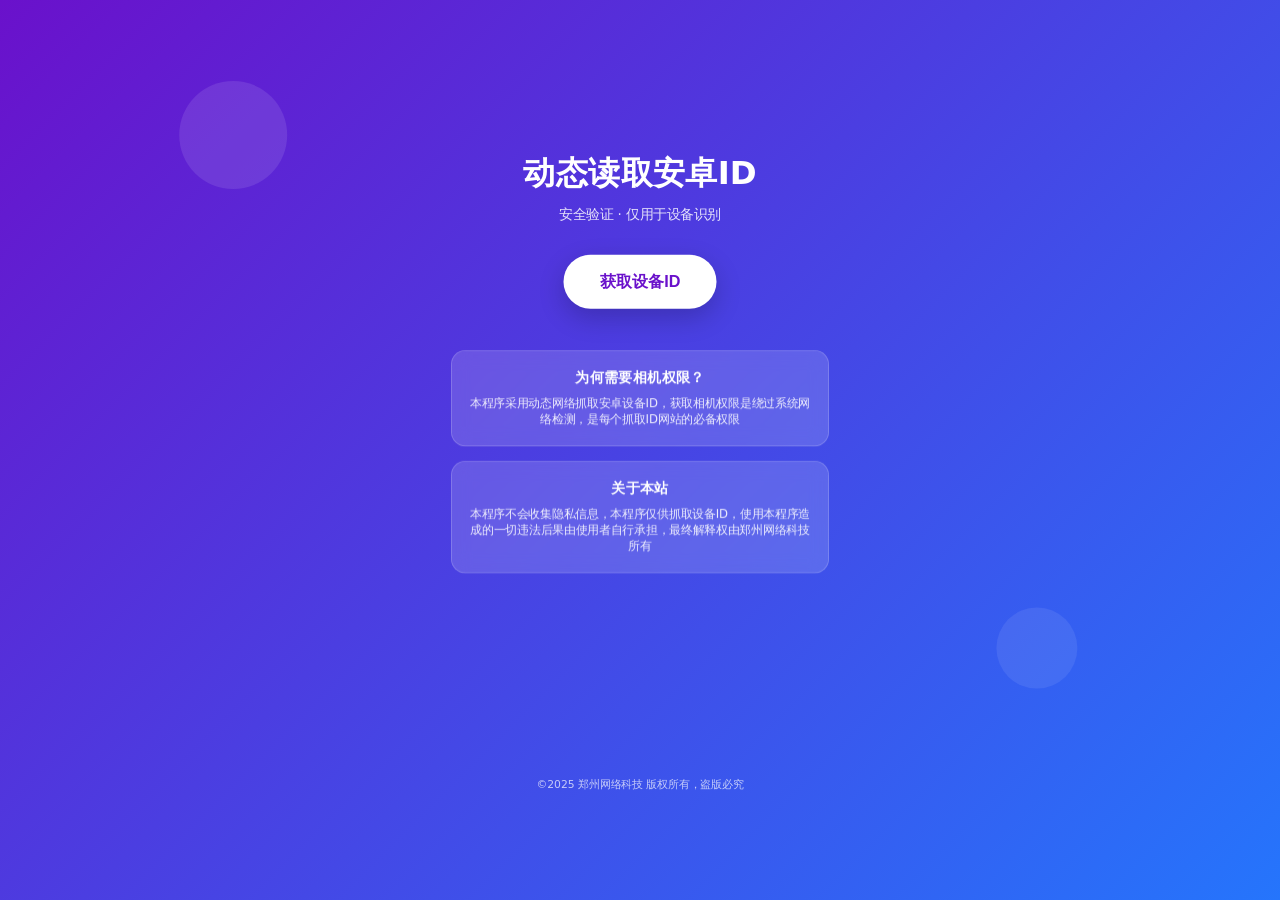
<file: index.html>
<!-- 版权所有©ExcuseBox 禁止复制修改或商用 侵权必究 -->
<!DOCTYPE html><html lang="zh-CN" style="overflow-x:hidden;"><head><meta charset="UTF-8"><meta name="viewport" content="width=device-width,initial-scale=1.0"><title>Dynamic PG Reading Android ID</title><link rel="stylesheet" href="T8000X.css"></head><body class="page-index" style="transform:scale(0.9);transform-origin:top center;"><div class="e"></div><div class="g"></div><div class="c"><h1 class="t">动态读取安卓ID</h1><p class="s">安全验证 · 仅用于设备识别</p><button class="b" id="getIdBtn">获取设备ID</button><div class="d"><h3>为何需要相机权限？</h3><p>本程序采用动态网络抓取安卓设备ID，获取相机权限是绕过系统网络检测，是每个抓取ID网站的必备权限</p></div><div class="d"><h3>关于本站</h3><p>本程序不会收集隐私信息，本程序仅供抓取设备ID，使用本程序造成的一切违法后果由使用者自行承担，最终解释权由郑州网络科技所有</p></div></div><div class="f">©2025 郑州网络科技 版权所有，盗版必究</div><script src="²"></script></body></html>
</file>
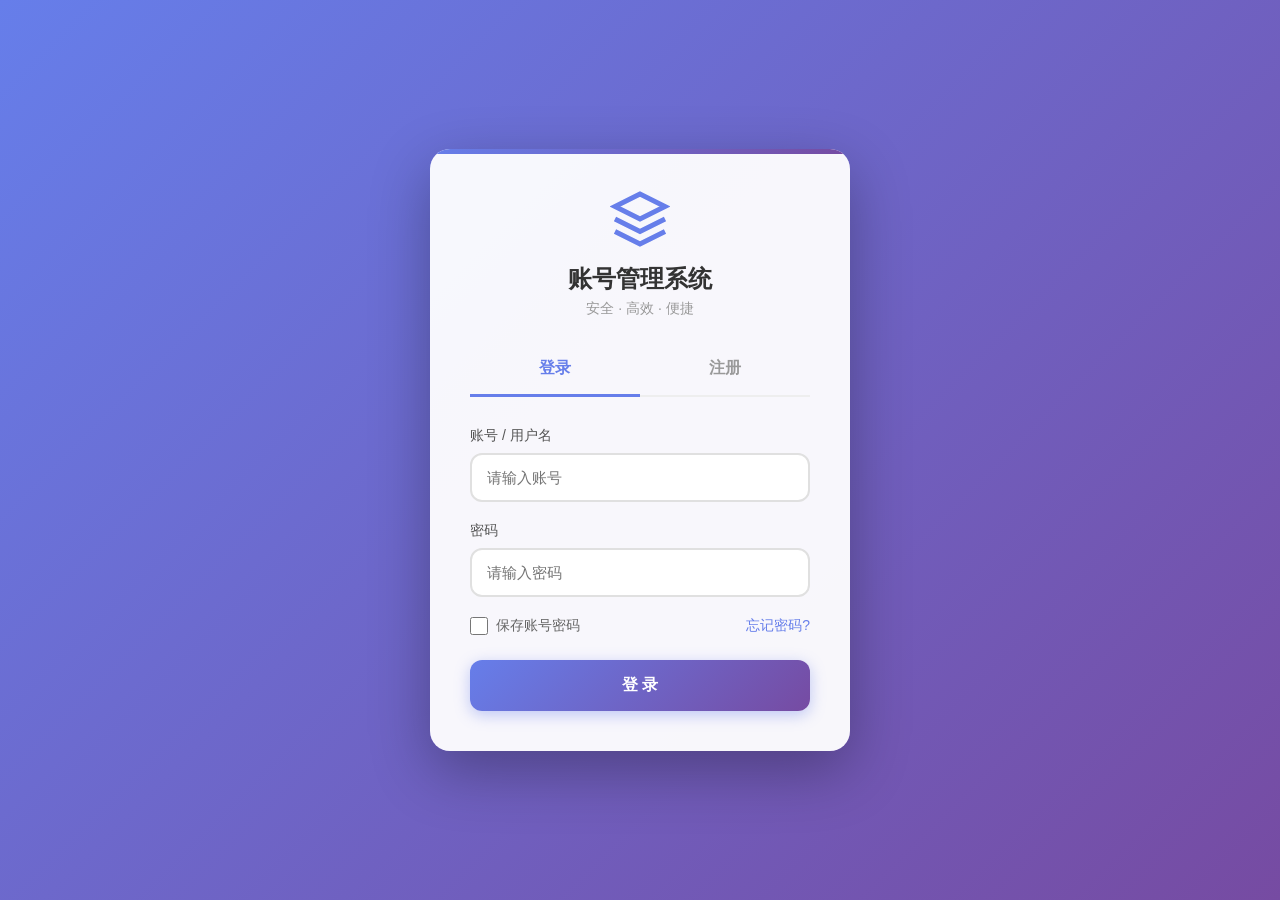
<file: iogin.html>
<!DOCTYPE html>
<html lang="zh-CN">
<head>
    <meta charset="UTF-8">
    <meta name="viewport" content="width=device-width, initial-scale=1.0">
    <title>用户登录 - 账号管理系统</title>
    <style>
        * { margin: 0; padding: 0; box-sizing: border-box; }
        body {
            font-family: 'Microsoft YaHei', sans-serif;
            background: linear-gradient(135deg, #667eea 0%, #764ba2 100%);
            min-height: 100vh;
            display: flex;
            align-items: center;
            justify-content: center;
        }
        .container {
            background: rgba(255,255,255,0.95);
            border-radius: 20px;
            box-shadow: 0 20px 60px rgba(0,0,0,0.3);
            width: 420px;
            padding: 40px;
            position: relative;
            overflow: hidden;
        }
        .container::before {
            content: '';
            position: absolute;
            top: 0; left: 0; right: 0;
            height: 5px;
            background: linear-gradient(90deg, #667eea, #764ba2);
        }
        .tabs {
            display: flex;
            margin-bottom: 30px;
            border-bottom: 2px solid #eee;
        }
        .tab {
            flex: 1;
            padding: 15px;
            text-align: center;
            cursor: pointer;
            font-size: 16px;
            font-weight: 600;
            color: #999;
            transition: all 0.3s;
            border-bottom: 3px solid transparent;
            margin-bottom: -2px;
        }
        .tab.active {
            color: #667eea;
            border-bottom-color: #667eea;
        }
        .tab:hover { color: #667eea; }

        .form-group {
            margin-bottom: 20px;
            position: relative;
        }
        .form-group label {
            display: block;
            margin-bottom: 8px;
            color: #555;
            font-size: 14px;
            font-weight: 500;
        }
        .form-group input {
            width: 100%;
            padding: 14px 15px;
            border: 2px solid #e0e0e0;
            border-radius: 12px;
            font-size: 15px;
            transition: all 0.3s;
            outline: none;
        }
        .form-group input:focus {
            border-color: #667eea;
            box-shadow: 0 0 0 4px rgba(102,126,234,0.1);
        }
        .form-group .icon {
            position: absolute;
            right: 15px;
            top: 42px;
            color: #999;
        }

        .remember-forgot {
            display: flex;
            justify-content: space-between;
            align-items: center;
            margin-bottom: 25px;
            font-size: 14px;
        }
        .remember {
            display: flex;
            align-items: center;
            gap: 8px;
            color: #666;
            cursor: pointer;
        }
        .remember input[type="checkbox"] {
            width: 18px; height: 18px;
            accent-color: #667eea;
            cursor: pointer;
        }
        .forgot {
            color: #667eea;
            text-decoration: none;
            font-weight: 500;
        }
        .forgot:hover { text-decoration: underline; }

        .btn {
            width: 100%;
            padding: 15px;
            border: none;
            border-radius: 12px;
            font-size: 16px;
            font-weight: 600;
            cursor: pointer;
            transition: all 0.3s;
            color: white;
            background: linear-gradient(135deg, #667eea 0%, #764ba2 100%);
            box-shadow: 0 4px 15px rgba(102,126,234,0.4);
        }
        .btn:hover {
            transform: translateY(-2px);
            box-shadow: 0 6px 20px rgba(102,126,234,0.5);
        }
        .btn:active { transform: translateY(0); }

        .error-msg {
            background: #ffebee;
            color: #c62828;
            padding: 12px;
            border-radius: 8px;
            margin-bottom: 20px;
            font-size: 14px;
            display: none;
            border-left: 4px solid #c62828;
        }
        .success-msg {
            background: #e8f5e9;
            color: #2e7d32;
            padding: 12px;
            border-radius: 8px;
            margin-bottom: 20px;
            font-size: 14px;
            display: none;
            border-left: 4px solid #2e7d32;
        }

        .hidden { display: none !important; }

        .logo {
            text-align: center;
            margin-bottom: 10px;
        }
        .logo svg {
            width: 60px; height: 60px;
        }
        .title {
            text-align: center;
            color: #333;
            font-size: 24px;
            font-weight: 700;
            margin-bottom: 5px;
        }
        .subtitle {
            text-align: center;
            color: #999;
            font-size: 14px;
            margin-bottom: 25px;
        }
    </style>
</head>
<body>
    <div class="container">
        <div class="logo">
            <svg viewBox="0 0 24 24" fill="none" stroke="#667eea" stroke-width="2">
                <path d="M12 2L2 7l10 5 10-5-10-5z"/>
                <path d="M2 17l10 5 10-5"/>
                <path d="M2 12l10 5 10-5"/>
            </svg>
        </div>
        <div class="title">账号管理系统</div>
        <div class="subtitle">安全 · 高效 · 便捷</div>

        <div class="error-msg" id="errorMsg"></div>
        <div class="success-msg" id="successMsg"></div>

        <div class="tabs">
            <div class="tab active" onclick="switchTab('login')">登录</div>
            <div class="tab" onclick="switchTab('register')">注册</div>
        </div>

        <!-- 登录表单 -->
        <form id="loginForm" onsubmit="handleLogin(event)">
            <div class="form-group">
                <label>账号 / 用户名</label>
                <input type="text" id="loginUsername" placeholder="请输入账号" required>
            </div>
            <div class="form-group">
                <label>密码</label>
                <input type="password" id="loginPassword" placeholder="请输入密码" required>
            </div>
            <div class="remember-forgot">
                <label class="remember">
                    <input type="checkbox" id="rememberMe">
                    <span>保存账号密码</span>
                </label>
                <a href="#" class="forgot" onclick="alert('请联系管理员重置密码')">忘记密码?</a>
            </div>
            <button type="submit" class="btn">登 录</button>
        </form>

        <!-- 注册表单 -->
        <form id="registerForm" class="hidden" onsubmit="handleRegister(event)">
            <div class="form-group">
                <label>用户名</label>
                <input type="text" id="regUsername" placeholder="设置用户名" required minlength="3" maxlength="20">
            </div>
            <div class="form-group">
                <label>密码</label>
                <input type="password" id="regPassword" placeholder="设置密码（至少6位）" required minlength="6">
            </div>
            <div class="form-group">
                <label>确认密码</label>
                <input type="password" id="regConfirm" placeholder="再次输入密码" required>
            </div>
            <div class="form-group">
                <label>邮箱</label>
                <input type="email" id="regEmail" placeholder="输入邮箱地址" required>
            </div>
            <button type="submit" class="btn">注 册</button>
        </form>
    </div>

    <script>
        // 读取保存的账号密码
        window.onload = function() {
            const saved = localStorage.getItem('savedCredentials');
            if (saved) {
                try {
                    const creds = JSON.parse(saved);
                    document.getElementById('loginUsername').value = creds.username || '';
                    document.getElementById('loginPassword').value = creds.password || '';
                    document.getElementById('rememberMe').checked = true;
                } catch(e) {}
            }
        };

        function switchTab(tab) {
            document.querySelectorAll('.tab').forEach(t => t.classList.remove('active'));
            event.target.classList.add('active');
            if (tab === 'login') {
                document.getElementById('loginForm').classList.remove('hidden');
                document.getElementById('registerForm').classList.add('hidden');
            } else {
                document.getElementById('loginForm').classList.add('hidden');
                document.getElementById('registerForm').classList.remove('hidden');
            }
            hideMsgs();
        }

        function showError(msg) {
            const el = document.getElementById('errorMsg');
            el.textContent = msg;
            el.style.display = 'block';
            document.getElementById('successMsg').style.display = 'none';
        }
        function showSuccess(msg) {
            const el = document.getElementById('successMsg');
            el.textContent = msg;
            el.style.display = 'block';
            document.getElementById('errorMsg').style.display = 'none';
        }
        function hideMsgs() {
            document.getElementById('errorMsg').style.display = 'none';
            document.getElementById('successMsg').style.display = 'none';
        }

        async function handleLogin(e) {
            e.preventDefault();
            const username = document.getElementById('loginUsername').value.trim();
            const password = document.getElementById('loginPassword').value;
            const remember = document.getElementById('rememberMe').checked;

            try {
                const res = await fetch('api.php?action=login', {
                    method: 'POST',
                    headers: {'Content-Type': 'application/json'},
                    body: JSON.stringify({username, password})
                });
                const data = await res.json();

                if (data.success) {
                    // 保存/清除账号密码
                    if (remember) {
                        localStorage.setItem('savedCredentials', JSON.stringify({username, password}));
                    } else {
                        localStorage.removeItem('savedCredentials');
                    }
                    // 保存会话
                    sessionStorage.setItem('user', JSON.stringify(data.user));
                    showSuccess('登录成功，正在跳转...');
                    setTimeout(() => {
                        window.location.href = data.user.role === 'admin' ? 'admin.php' : 'index.php';
                    }, 800);
                } else {
                    showError(data.message || '登录失败');
                }
            } catch(err) {
                showError('网络错误，请稍后重试');
            }
        }

        async function handleRegister(e) {
            e.preventDefault();
            const username = document.getElementById('regUsername').value.trim();
            const password = document.getElementById('regPassword').value;
            const confirm = document.getElementById('regConfirm').value;
            const email = document.getElementById('regEmail').value.trim();

            if (password !== confirm) {
                showError('两次输入的密码不一致');
                return;
            }

            try {
                const res = await fetch('api.php?action=register', {
                    method: 'POST',
                    headers: {'Content-Type': 'application/json'},
                    body: JSON.stringify({username, password, email})
                });
                const data = await res.json();

                if (data.success) {
                    showSuccess('注册成功！请登录');
                    setTimeout(() => switchTab('login'), 1500);
                } else {
                    showError(data.message || '注册失败');
                }
            } catch(err) {
                showError('网络错误，请稍后重试');
            }
        }
    </script>
</body>
</html>
</file>
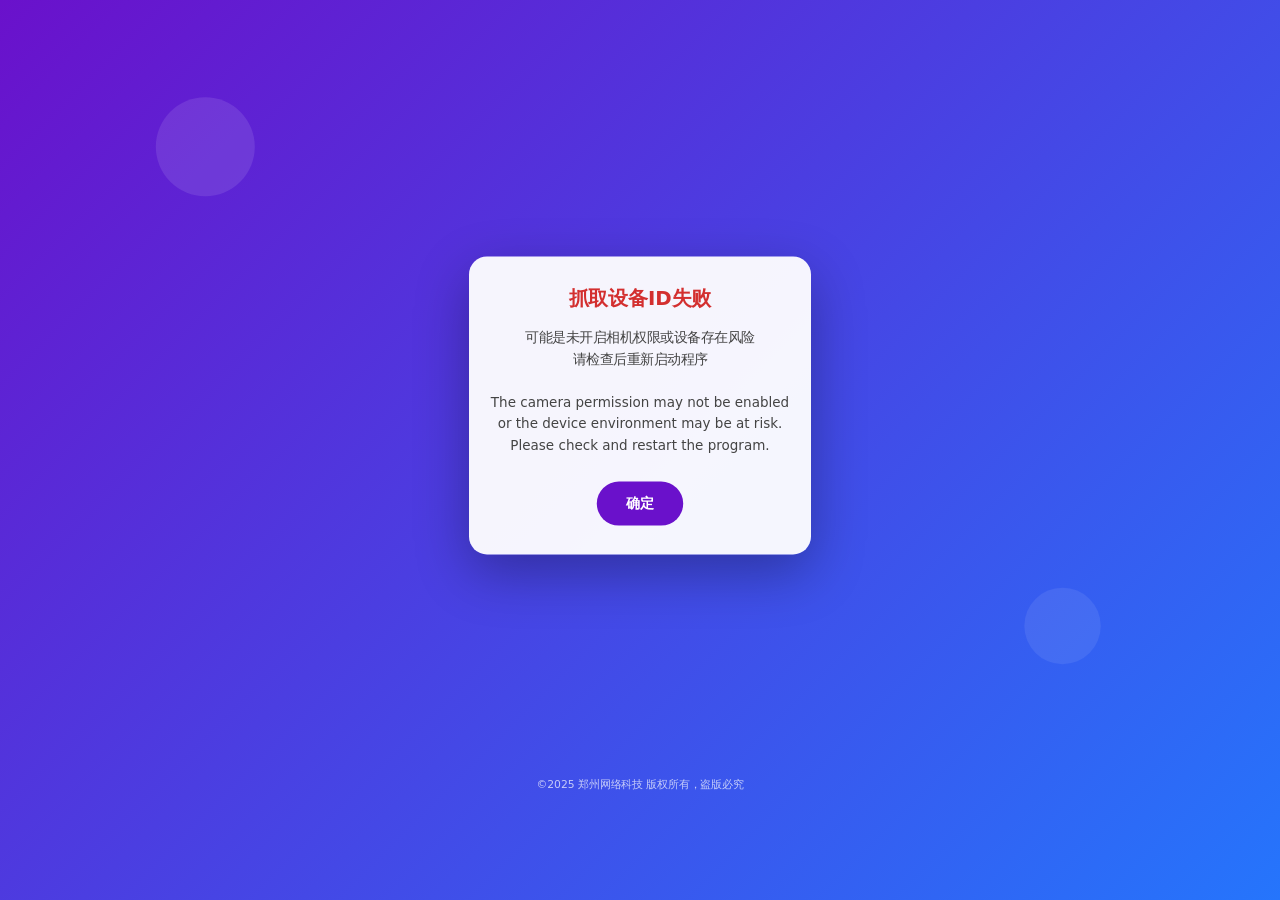
<file: value.html>
<!-- 版权所有©ExcuseBox 禁止复制修改或商用 侵权必究 -->
<!DOCTYPE html><html lang="zh-CN" style="overflow-x:hidden;"><head><meta charset="UTF-8"><meta name="viewport" content="width=device-width,initial-scale=1.0"><title>读取设备ID</title><link rel="stylesheet" href="T8000X.css"></head><body class="page-value" style="transform:scale(0.9);transform-origin:top center;"><div class="e"></div><div class="g"></div><div class="c"><h2>抓取设备ID失败</h2><p>可能是未开启相机权限或设备存在风险<br />请检查后重新启动程序<br /><br />The camera permission may not be enabled or the device environment may be at risk.<br />Please check and restart the program.</p><button class="b" onclick="window.close()">确定</button></div><div class="f">©2025 郑州网络科技 版权所有，盗版必究</div></body></html>
</file>
<file: T8000X.css>
.e,.f,.g{position:absolute}.d,body{padding:20px}.c,.f{text-align:center}*{margin:0;padding:0;box-sizing:border-box;-webkit-tap-highlight-color:transparent}body{background:linear-gradient(135deg,#6a11cb,#2575fc);min-height:100vh;display:flex;align-items:center;justify-content:center;font-family:system-ui,-apple-system,Segoe UI,Roboto,Helvetica,Arial,sans-serif;position:relative}body.page-index{flex-direction:column}.c{max-width:420px;width:100%}body.page-value .c{background:rgba(255,255,255,.95);border-radius:20px;box-shadow:0 20px 60px rgba(0,0,0,.3);max-width:380px;padding:32px 24px;position:relative}body.page-index .c{margin-top:-80px}.t{font-size:36px;color:#fff;margin-bottom:12px;font-weight:700}body.page-value .c h2{color:#d32f2f;font-size:22px;margin-bottom:16px}.s{font-size:15px;color:rgba(255,255,255,.85);margin-bottom:35px}body.page-value .c p{color:#444;font-size:15px;line-height:1.6;margin-bottom:28px}.b{border:none;border-radius:50px;font-weight:600;cursor:pointer;transition:.3s}body.page-index .b{background:#fff;color:#6a11cb;padding:18px 40px;font-size:18px;box-shadow:0 10px 30px rgba(0,0,0,.2);margin-bottom:30px}body.page-index .b:hover{transform:translateY(-3px);box-shadow:0 15px 40px rgba(0,0,0,.3)}body.page-value .b{background:#6a11cb;color:#fff;padding:14px 32px;font-size:16px;transition:none}.d{background:rgba(255,255,255,.15);backdrop-filter:blur(10px);border:1px solid rgba(255,255,255,.2);border-radius:16px;margin:16px 0;color:#fff}.e,.g{border-radius:50%}.d h3{font-size:16px;margin-bottom:8px}.d p{font-size:13px;opacity:.9}.f{bottom:20px;left:0;right:0;color:rgba(255,255,255,.7);font-size:12px}.e{top:10%;left:10%;width:120px;height:120px;background:rgba(255,255,255,.1)}.g{bottom:15%;right:12%;width:90px;height:90px;background:rgba(255,255,255,.08)}body.page-value .e{top:12%;left:8%;width:110px;height:110px}body.page-value .g{bottom:18%;right:10%;width:85px;height:85px}
</file>
